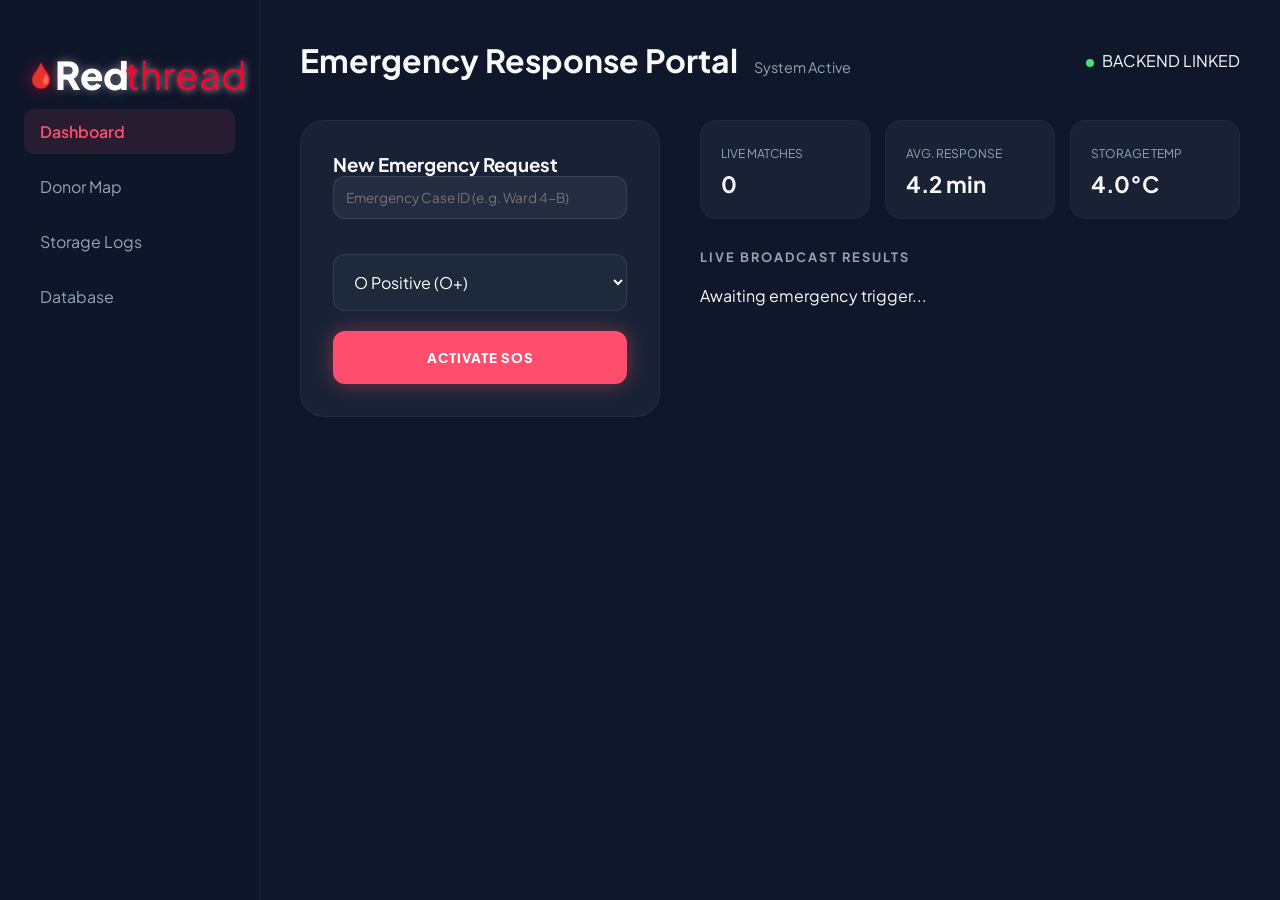
<file: web_app/index.html>
<!DOCTYPE html>
<html lang="en">
<head>
    <meta charset="UTF-8">
    <meta name="viewport" content="width=device-width, initial-scale=1.0">
    <title>RedThread | Hospital Command Center</title>
    <link rel="stylesheet" href="style.css">
    <link href="https://fonts.googleapis.com/css2?family=Plus+Jakarta+Sans:wght@400;600;800&display=swap" rel="stylesheet">
    <style>
        :root { --primary: #ff4d6d; --bg-dark: #0f172a; --card-bg: rgba(30, 41, 59, 0.7); }
        .pulse-dot { height: 8px; width: 8px; background: #4ade80; border-radius: 50%; display: inline-block; margin-right: 8px; animation: pulse-green 2s infinite; }
        @keyframes pulse-green { 0% { box-shadow: 0 0 0 0 rgba(74, 222, 128, 0.7); } 70% { box-shadow: 0 0 0 10px rgba(74, 222, 128, 0); } 100% { box-shadow: 0 0 0 0 rgba(74, 222, 128, 0); } }
        .patient-input { background: rgba(255,255,255,0.05); border: 1px solid rgba(255,255,255,0.1); color: white; padding: 12px; border-radius: 12px; width: 100%; margin-bottom: 15px; font-size: 0.85rem; outline: none; transition: 0.3s; }
        .patient-input:focus { border-color: var(--primary); background: rgba(255,255,255,0.1); }
        .donor-card { transition: 0.3s ease; border-left: 3px solid transparent; background: rgba(255,255,255,0.03); padding:15px; border-radius:12px; margin-bottom:10px; display:flex; justify-content:space-between; align-items:center; border: 1px solid rgba(255,255,255,0.05); }
        .donor-card:hover { transform: translateX(5px); border-left-color: var(--primary); background: rgba(255,255,255,0.08); }
        #status-terminal { margin-top: 40px; background: #070b14; border: 1px solid #1e293b; border-radius: 16px; font-family: 'Courier New', monospace; overflow: hidden; box-shadow: 0 10px 30px rgba(0,0,0,0.5); }
        .terminal-header { background: rgba(255, 255, 255, 0.03); padding: 12px 18px; border-bottom: 1px solid #1e293b; display: flex; justify-content: space-between; align-items: center; }
        #log-output { padding: 15px; height: 160px; overflow-y: auto; font-size: 0.8rem; line-height: 1.6; color: #94a3b8; }
        #log-output::-webkit-scrollbar { width: 4px; }
        #log-output::-webkit-scrollbar-thumb { background: #1e293b; border-radius: 10px; }
        .loader { border: 3px solid rgba(255,255,255,0.1); border-top: 3px solid var(--primary); border-radius: 50%; width: 24px; height: 24px; animation: spin 1s linear infinite; margin: 20px auto; }
        @keyframes spin { 0% { transform: rotate(0deg); } 100% { transform: rotate(360deg); } }
        .escalation-timer { color: #ffb703; font-size: 0.7rem; font-weight: bold; margin-top: 15px; display: block; letter-spacing: 0.5px; border-top: 1px solid rgba(255, 183, 3, 0.2); padding-top: 10px; }

        /* DATABASE SPECIFIC STYLING */
        .back-btn { background: rgba(255,255,255,0.1); color: white; border: 1px solid rgba(255,255,255,0.2); padding: 8px 16px; border-radius: 8px; cursor: pointer; float: right; transition: 0.3s; }
        .back-btn:hover { background: var(--primary); border-color: var(--primary); }
        #donorTable tr:hover { background: rgba(255,255,255,0.02); }
        .tag-rare { color: #f1c40f; background: rgba(241,196,15,0.1); padding: 4px 10px; border-radius: 6px; font-weight: 800; font-size: 0.75rem; }
    </style>
</head>
<body>
    <div class="sidebar">
        <div class="logo-container">
            <span class="blood-drop">🩸</span>
            <div class="logo-thread-wrap"><span class="text-red">Red</span><span class="text-thread">thread</span></div>
        </div>
        <div class="nav-item active" id="nav-dash" onclick="showDashboard()">Dashboard</div>
        <div class="nav-item" onclick="window.location.href='map_view.html'">Donor Map</div>
        <div class="nav-item" onclick="window.location.href='storage_logs.html'">Storage Logs</div>
        <div class="nav-item" id="nav-db" onclick="showDatabase()">Database</div>
    </div>

    <div class="main-content">
        <div id="dashboard-view">
            <header>
                <h1>Emergency Response Portal <span class="sub-header">System Active</span></h1>
                <div class="status-badge" id="system-status"><span class="pulse-dot"></span>BACKEND LINKED</div>
            </header>

            <div class="dashboard-grid">
                <div class="left-col">
                    <section class="request-panel glass-card">
                        <h3>New Emergency Request</h3>
                        <div class="input-group-vertical">
                            <input type="text" id="patientID" class="patient-input" placeholder="Emergency Case ID (e.g. Ward 4-B)">
                            <select id="bloodGroup">
                                <option value="O+">O Positive (O+)</option>
                                <option value="O-">O Negative (O-)</option>
                                <option value="A+">A Positive (A+)</option>
                                <option value="A-">A Negative (A-)</option>
                                <option value="B+">B Positive (B+)</option>
                                <option value="B-">B Negative (B-)</option>
                                <option value="AB+">AB Positive (AB+)</option>
                                <option value="AB-">AB Negative (AB-)</option>
                                <option value="H-Type (Bombay)">H-Type (Bombay)</option>
                            </select>
                            <button class="sos-btn-large" id="sos-btn" onclick="handleEmergencyActivation()">ACTIVATE SOS</button>
                            
                            <div id="status-terminal" style="display: none;">
                                <div class="terminal-header">
                                    <span style="color: var(--primary); font-size: 0.7rem; font-weight: bold; letter-spacing: 1px;">SYSTEM TRANSMISSION LOG</span>
                                    <span style="color: #4ade80; font-size: 0.65rem; font-weight: bold;">● ENCRYPTED</span>
                                </div>
                                <div id="log-output"></div>
                            </div>
                        </div>
                    </section>
                </div>

                <div class="right-col">
                    <div class="stats-grid">
                        <div class="stat-card"><span>Live Matches</span><h2 id="donorCount">0</h2></div>
                        <div class="stat-card"><span>Avg. Response</span><h2>4.2 min</h2></div>
                        <div class="stat-card"><span>Storage Temp</span><h2 id="tempDisplay">4.0°C</h2></div>
                    </div>

                    <section class="results-container glass-card">
                        <h3 class="section-label">Live Broadcast Results</h3>
                        <div id="results" class="results-list">
                            <p class="placeholder-text">Awaiting emergency trigger...</p>
                        </div>
                    </section>
                </div>
            </div>
        </div>

        <div id="database-view" style="display: none; animation: fadeIn 0.4s ease;">
            <header>
                <button class="back-btn" onclick="showDashboard()">← Back</button>
                <h1>Rare Donor Registry <span class="sub-header">Verified Federated Network</span></h1>
            </header>

            <section class="glass-card" style="margin-top: 20px;">
                <div style="display: flex; justify-content: space-between; align-items: center; margin-bottom: 25px;">
                    <h3 style="margin: 0;">Global Network Registry</h3>
                    <input type="text" id="dbSearch" onkeyup="filterDatabase()" placeholder="Search Name or Blood Group..." 
                           style="width: 280px; background: rgba(255,255,255,0.05); border: 1px solid var(--primary); color: white; padding: 10px 15px; border-radius: 10px; outline: none;">
                </div>

                <div style="max-height: 550px; overflow-y: auto; border-radius: 12px;">
                    <table id="donorTable" style="width: 100%; border-collapse: collapse; font-size: 0.85rem;">
                        <thead style="position: sticky; top: 0; background: #1e293b; z-index: 10;">
                            <tr>
                                <th style="text-align: left; padding: 15px; color: #94a3b8; border-bottom: 2px solid var(--primary);">NAME</th>
                                <th style="text-align: left; padding: 15px; color: #94a3b8; border-bottom: 2px solid var(--primary);">BLOOD TYPE</th>
                                <th style="text-align: left; padding: 15px; color: #94a3b8; border-bottom: 2px solid var(--primary);">SOURCE</th>
                                <th style="text-align: left; padding: 15px; color: #94a3b8; border-bottom: 2px solid var(--primary);">STATUS</th>
                            </tr>
                        </thead>
                        <tbody id="db-body">
                            </tbody>
                    </table>
                </div>
            </section>
        </div>
    </div>

    <script>
        // DATA LIST EMBEDDED DIRECTLY
        const GlobalRareNetwork = [
            { name: "Arun Kumar", blood_group: "H-Type (Bombay)", source_hospital: "Apollo Hospital", status: "Eligible" },
            { name: "Priya Sharma", blood_group: "AB-", source_hospital: "MIOT International", status: "Eligible" },
            { name: "Suresh Raina", blood_group: "H-Type (Bombay)", source_hospital: "Global Health City", status: "On-Call" },
            { name: "Vikram Seth", blood_group: "Rh-Null", source_hospital: "MMC Chennai", status: "Eligible" },
            { name: "Karthik Raja", blood_group: "AB-", source_hospital: "Saveetha Medical", status: "Eligible" },
            { name: "Meera Nair", blood_group: "H-Type (Bombay)", source_hospital: "Fortis Malar", status: "Eligible" },
            { name: "Deepika R", blood_group: "AB-", source_hospital: "SRMC Porur", status: "Eligible" }
        ];

        // NAVIGATION FUNCTIONS
        function showDatabase() {
            document.getElementById('dashboard-view').style.display = 'none';
            document.getElementById('database-view').style.display = 'block';
            document.getElementById('nav-dash').classList.remove('active');
            document.getElementById('nav-db').classList.add('active');

            const tbody = document.getElementById('db-body');
            tbody.innerHTML = GlobalRareNetwork.map(donor => `
                <tr style="border-bottom: 1px solid rgba(255,255,255,0.05);">
                    <td style="padding: 15px; font-weight: 600; color: white;">${donor.name}</td>
                    <td style="padding: 15px;"><span class="tag-rare">${donor.blood_group}</span></td>
                    <td style="padding: 15px; color: #94a3b8;">${donor.source_hospital}</td>
                    <td style="padding: 15px; color: ${donor.status === 'Eligible' ? '#4ade80' : '#f1c40f'}; font-weight: bold; font-size: 0.7rem;">● ${donor.status.toUpperCase()}</td>
                </tr>
            `).join('');
        }

        function showDashboard() {
            document.getElementById('database-view').style.display = 'none';
            document.getElementById('dashboard-view').style.display = 'block';
            document.getElementById('nav-db').classList.remove('active');
            document.getElementById('nav-dash').classList.add('active');
        }

        function filterDatabase() {
            let input = document.getElementById("dbSearch").value.toUpperCase();
            let rows = document.getElementById("db-body").getElementsByTagName("tr");
            for (let i = 0; i < rows.length; i++) {
                let text = rows[i].textContent || rows[i].innerText;
                rows[i].style.display = text.toUpperCase().indexOf(input) > -1 ? "" : "none";
            }
        }

        // SOS LOGIC (Existing)
        let phase1Donors = [];
        let phase2Donors = [];
        let phase3Donors = [];

        async function handleEmergencyActivation() {
            const bloodGroup = document.getElementById('bloodGroup').value;
            const terminal = document.getElementById('status-terminal');
            const logOutput = document.getElementById('log-output');
            const resultsDiv = document.getElementById('results');
            const btn = document.getElementById('sos-btn');

            terminal.style.display = 'block';
            logOutput.innerHTML = "";
            resultsDiv.innerHTML = "<div class='loader'></div>";
            btn.innerText = "BROADCASTING...";
            btn.disabled = true;

            const log = (msg, col = "#94a3b8") => {
                logOutput.innerHTML += `<div style="color: ${col}; margin-bottom: 4px;">> ${msg}</div>`;
                logOutput.scrollTop = logOutput.scrollHeight;
            };

            try {
                const response = await fetch('http://127.0.0.1:5000/request-blood', {
                    method: 'POST',
                    headers: { 'Content-Type': 'application/json' },
                    body: JSON.stringify({ lat: 13.0280, lon: 80.0440, blood_group: bloodGroup })
                });

                const data = await response.json();
                const allDonors = [...data.immediate_donors, ...data.escalation_donors];
                phase1Donors = allDonors.filter(d => d.distance_km <= 5);
                phase2Donors = allDonors.filter(d => d.distance_km > 5 && d.distance_km <= 10);
                phase3Donors = allDonors.filter(d => d.distance_km > 10 && d.distance_km <= 25);

                log(`ESTABLISHING AES-256 SECURE LINK...`, "#4ade80");
                
                setTimeout(() => {
                    document.getElementById('donorCount').innerText = phase1Donors.length;
                    log(`PHASE 1: Calling ${phase1Donors.length} donors within 5km radius.`, "#4ade80");
                    renderDonors(phase1Donors, `Phase 1: Immediate Matches (5km)`, "CALL + ALERT SENT");
                    startEscalationSequence(30, log, 2);
                }, 1500);

            } catch (err) {
                log("BACKEND OFFLINE", "#ff4d6d");
                btn.innerText = "ACTIVATE SOS";
                btn.disabled = false;
            }
        }

        function startEscalationSequence(seconds, logFn, phase) {
            const resultsDiv = document.getElementById('results');
            let timerContainer = document.getElementById('timer-msg');
            if (!timerContainer) {
                timerContainer = document.createElement('div');
                timerContainer.id = "timer-msg";
                resultsDiv.appendChild(timerContainer);
            }

            let timeLeft = seconds;
            const interval = setInterval(() => {
                const targetText = phase === 2 ? "10KM" : "25KM (SMS)";
                timerContainer.innerHTML = `<span class="escalation-timer">IF NO RESPONSE-ESCALATING TO ${targetText} IN: ${timeLeft}s</span>`;
                timeLeft--;

                if (timeLeft < 0) {
                    clearInterval(interval);
                    timerContainer.innerHTML = "";
                    if (phase === 2) {
                        logFn(`PHASE 2: Escalating to 10km radius.`, "#ffb703");
                        renderDonors(phase2Donors, `Phase 2: Escalated Matches (10km)`, "CALL + ALERT SENT", true);
                        updateCount(phase2Donors.length);
                        if (phase3Donors.length > 0) startEscalationSequence(30, logFn, 3);
                    } else {
                        logFn(`PHASE 3: SMS dispatch to 25km.`, "#38bdf8");
                        renderDonors(phase3Donors, `Phase 3: Extended Reach (25km)`, "SMS DISPATCHED", true);
                        updateCount(phase3Donors.length);
                    }
                }
            }, 1000);
        }

        function updateCount(num) {
            let cur = parseInt(document.getElementById('donorCount').innerText);
            document.getElementById('donorCount').innerText = cur + num;
        }

        function renderDonors(list, title, statusText, append = false) {
            const resultsDiv = document.getElementById('results');
            let html = `<h4 style="color:var(--primary); font-size:0.7rem; margin:20px 0 10px 0; text-transform:uppercase;">${title}</h4>`;
            list.forEach(d => {
                html += `
                <div class="donor-card">
                    <div><strong style="color:white; font-size:0.9rem;">${d.name}</strong><br><span style="font-size:0.75rem; color:#94a3b8;">📍 ${d.distance_km} km</span></div>
                    <div style="text-align:right;"><span style="color:#4ade80; font-weight:bold; font-size:0.6rem;">${statusText}</span></div>
                </div>`;
            });
            if (append) resultsDiv.innerHTML += html;
            else resultsDiv.innerHTML = html;
        }
    </script>
</body>
</html>
</file>
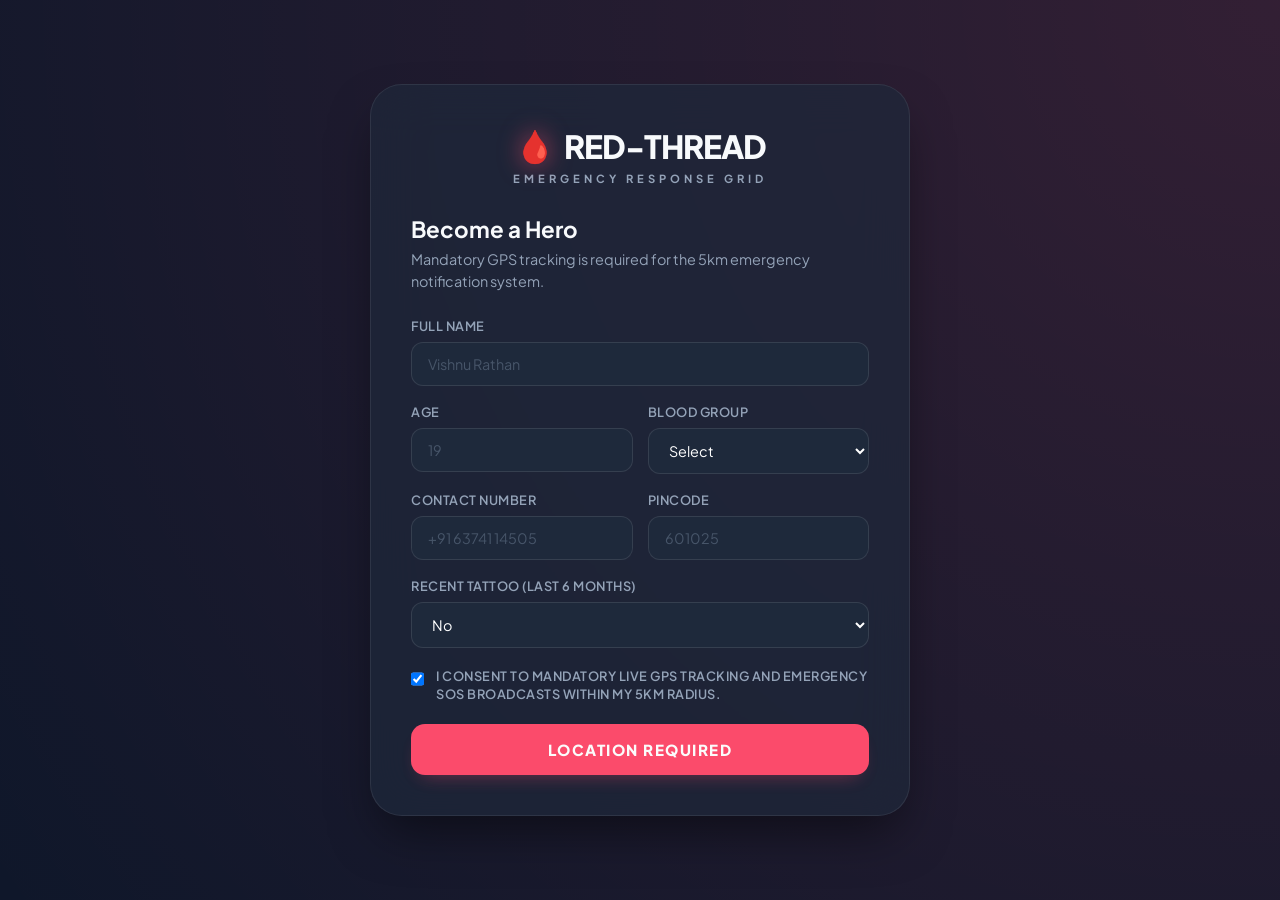
<file: web_app/dashboard.html>
<!DOCTYPE html>
<html lang="en">
<head>
    <meta charset="UTF-8">
    <meta name="viewport" content="width=device-width, initial-scale=1.0">
    <title>RedThread | Donor Dashboard</title>
    <link href="https://fonts.googleapis.com/css2?family=League+Script&family=Plus+Jakarta+Sans:wght@400;600;800&display=swap" rel="stylesheet">
    
    <style>
        :root {
            --primary: #ff4d6d;
            --primary-hover: #ff758f;
            --bg-dark: #0f172a;
            --card-bg: rgba(30, 41, 59, 0.7);
            --text-main: #f8fafc;
            --text-muted: #94a3b8;
        }

        * { box-sizing: border-box; margin: 0; padding: 0; font-family: 'Plus Jakarta Sans', sans-serif; }
        body { background-color: var(--bg-dark); color: var(--text-main); overflow: hidden; }

        .dashboard-grid {
            display: grid;
            grid-template-columns: 320px 1fr;
            gap: 30px;
            padding: 30px;
            height: 100vh;
        }

        /* --- Sidebar & Profile --- */
        .profile-sidebar {
            background: var(--card-bg);
            border-radius: 32px;
            padding: 30px;
            border: 1px solid rgba(255,255,255,0.08);
            backdrop-filter: blur(15px);
            text-align: center;
            display: flex;
            flex-direction: column;
        }

        .avatar-circle {
            width: 100px; height: 100px;
            background: linear-gradient(45deg, var(--primary), var(--primary-hover));
            border-radius: 50%;
            margin: 0 auto 20px;
            display: flex; align-items: center; justify-content: center;
            font-size: 2rem; font-weight: bold; color: white;
            box-shadow: 0 10px 20px rgba(255, 77, 109, 0.3);
        }

        .info-pill {
            background: #1e293b;
            padding: 12px 20px;
            border-radius: 16px;
            margin: 8px 0;
            font-size: 0.85rem;
            display: flex;
            justify-content: space-between;
            border: 1px solid rgba(255,255,255,0.05);
        }

        /* --- Nav Items --- */
        .nav-item {
            margin-top: 15px;
            padding: 12px;
            background: rgba(255,255,255,0.03);
            border-radius: 12px;
            cursor: pointer;
            transition: 0.3s;
            border: 1px solid rgba(255,255,255,0.05);
            font-size: 0.9rem;
            font-weight: 600;
        }
        .nav-item:hover { background: rgba(255,255,255,0.1); }

        /* --- Rewards Card --- */
        .rewards-card {
            background: linear-gradient(135deg, #f1c40f, #f39c12);
            padding: 20px;
            border-radius: 20px;
            margin-top: 20px;
            color: #1e293b;
            text-align: left;
        }

        .progress-bar {
            background: rgba(255,255,255,0.4);
            height: 8px;
            border-radius: 4px;
            margin-top: 10px;
            overflow: hidden;
        }

        .progress-fill { background: #fff; width: 65%; height: 100%; border-radius: 4px; }

        /* --- Notifications & Call --- */
        #notification-stack { position: fixed; top: 20px; right: 20px; z-index: 10001; display: flex; flex-direction: column; gap: 12px; width: 340px; }
        .mobile-toast { background: rgba(15, 23, 42, 0.98); border-left: 5px solid var(--primary); padding: 18px; border-radius: 14px; box-shadow: 0 15px 40px rgba(0,0,0,0.6); animation: slideIn 0.6s ease-out; display: flex; gap: 14px; }
        @keyframes slideIn { from { transform: translateX(130%); } to { transform: translateX(0); } }

        #incoming-call { display: none; position: fixed; top: 50%; left: 50%; transform: translate(-50%, -50%); background: #0f172a; border: 2px solid var(--primary); padding: 50px; border-radius: 36px; text-align: center; z-index: 10002; box-shadow: 0 0 120px rgba(255, 77, 109, 0.5); width: 380px; }
        .vibrate { animation: vibrateAnim 0.3s infinite; display: inline-block; font-size: 4rem; }
        @keyframes vibrateAnim { 0%, 100% { transform: rotate(0); } 25% { transform: rotate(8deg); } 75% { transform: rotate(-8deg); } }

        /* --- Emergency UI --- */
        .emergency-banner {
            background: rgba(255, 77, 109, 0.08);
            border: 2px dashed var(--primary);
            border-radius: 32px;
            padding: 60px;
            text-align: center;
            display: none;
            animation: pulseBanner 2s infinite;
        }
        @keyframes pulseBanner { 0% { box-shadow: 0 0 0px rgba(255,77,109,0); } 50% { box-shadow: 0 0 30px rgba(255,77,109,0.2); } 100% { box-shadow: 0 0 0px rgba(255,77,109,0); } }

        .logo-main { display: flex; align-items: center; justify-content: center; gap: 8px; margin-bottom: 30px;}
        .thread-text { font-family: 'League Script', cursive; font-size: 2.3rem; }

        .live-dot { height: 10px; width: 10px; background-color: #4ade80; border-radius: 50%; display: inline-block; margin-right: 5px; box-shadow: 0 0 8px #4ade80; }

        /* --- Safety Modal Styling --- */
        .safety-overlay {
            display: none; position: fixed; top: 0; left: 0; width: 100%; height: 100%; 
            background: rgba(0,0,0,0.85); backdrop-filter: blur(10px); z-index: 20000; 
            align-items: center; justify-content: center;
        }
        .safety-card {
            background: #1e293b; border: 1px solid rgba(255, 77, 109, 0.4); 
            padding: 40px; border-radius: 32px; max-width: 400px; text-align: center;
        }
    </style>
</head>
<body>

    <div id="safetyModal" class="safety-overlay">
        <div class="safety-card">
            <div style="font-size: 3rem; margin-bottom: 20px;">⚠️</div>
            <h2 style="color: white; margin-bottom: 15px; font-weight: 800;">Safety Verification</h2>
            <p style="color: #94a3b8; line-height: 1.6; margin-bottom: 25px;">
                To ensure blood quality and donor safety: <br>
                <strong>Have you consumed alcohol within the last 24 hours?</strong>
            </p>
            <div style="display: flex; gap: 15px; flex-direction: column;">
                <button onclick="confirmAlcohol(false)" style="background: #22c55e; color: white; border: none; padding: 16px; border-radius: 14px; font-weight: 800; cursor: pointer;">NO, I AM SOBER</button>
                <button onclick="confirmAlcohol(true)" style="background: rgba(255,255,255,0.05); color: #94a3b8; border: 1px solid rgba(255,255,255,0.1); padding: 12px; border-radius: 14px; cursor: pointer;">YES, I HAVE DRUNK</button>
            </div>
        </div>
    </div>

    <div id="notification-stack"></div>
    
    <div id="incoming-call">
        <div class="vibrate">📞</div>
        <h2 style="color: white; margin: 20px 0 10px; font-weight: 800;">REDTHREAD DISPATCH</h2>
        <p style="color: var(--text-muted); margin-bottom: 30px;">Emergency SOS Audio Alert...</p>
        <button onclick="answerCall()" style="background:#22c55e; color:white; border:none; padding:18px; width:100%; border-radius:14px; font-weight:800; cursor:pointer;">ANSWER CALL</button>
    </div>

    <div class="dashboard-grid">
        <aside class="profile-sidebar">
            <div class="logo-main">
                <span style="font-size: 1.6rem;">🩸</span>
                <div class="thread-text"><span style="color: white;">Red</span><span style="color: var(--primary); margin-left: -5px;">thread</span></div>
            </div>

            <div class="avatar-circle" id="initials">--</div>
            <h2 id="userName" style="color: white; font-weight: 800; margin-bottom: 5px;">Hero</h2>
            <p id="userLocation" style="color: var(--text-muted); font-size: 0.8rem; margin-bottom: 20px;">Tracking GPS...</p>
            
            <div class="info-pill"><span>Blood Group</span><strong id="userBG" style="color: var(--primary);">--</strong></div>
            <div class="info-pill"><span>Grid Status</span><strong><span class="live-dot"></span>Online</strong></div>
            
            <div class="rewards-card">
                <p style="font-size: 0.7rem; font-weight: 800; text-transform: uppercase; opacity: 0.8;">Hero Points</p>
                <h2 id="userPoints">300</h2>
                <div class="progress-bar"><div class="progress-fill"></div></div>
                <p style="font-size: 0.65rem; margin-top: 8px; font-weight: 600;">350 pts to Gold Voucher</p>
            </div>

            <div class="nav-item" onclick="window.location.href='rewards.html'">🎁 My Rewards</div>
            
            <button onclick="logout()" style="margin-top:auto; width:100%; background:transparent; color:#475569; border:1px solid #334155; padding:12px; border-radius:10px; cursor:pointer; font-weight:600;">Logout</button>
        </aside>

        <main class="main-activity">
            <h1 style="color: white; font-weight: 800; margin-bottom: 10px; font-size: 2.2rem;">Network Presence</h1>
            <p style="color: var(--text-muted); margin-bottom: 40px;">Your emergency grid is active and synchronized.</p>

            <div id="emergencyAlert" class="emergency-banner">
                <h1 style="color: var(--primary); margin-bottom: 15px; font-size: 2.5rem;">🚨 CRITICAL SOS</h1>
                <p style="color: white; font-size: 1.2rem; margin-bottom: 30px;">
                    An urgent match is needed at <strong>Saveetha Medical Centre</strong>.
                </p>
                <div style="display: flex; gap: 20px; justify-content: center;">
                    <button onclick="acceptRequest()" style="background:var(--primary); color:white; border:none; padding:18px 40px; border-radius:14px; font-weight:800; cursor:pointer;">ACCEPT MISSION</button>
                    <button onclick="ignoreRequest()" style="background:transparent; color:white; border:1px solid rgba(255,255,255,0.3); padding:18px 40px; border-radius:14px; cursor:pointer;">IGNORE</button>
                </div>
            </div>

            <div id="noAlert" style="text-align: center; padding-top: 100px; color: #475569;">
                <div style="font-size: 4rem; margin-bottom: 20px; opacity: 0.3;">🛡️</div>
                <p style="font-size: 1.1rem;">Scanning local grid for emergencies...<br>No requests in your radius.</p>
            </div>
        </main>
    </div>
    

    <script>
        window.onload = function() {
            const data = JSON.parse(localStorage.getItem('currentUser'));
            if (!data) { window.location.href = 'donor_login.html'; return; }

            document.getElementById('userName').innerText = data.name;
            document.getElementById('userBG').innerText = data.blood_group;
            document.getElementById('userPoints').innerText = data.points || 650;
            
            const parts = data.name.trim().split(' ');
            document.getElementById('initials').innerText = parts.length > 1 ? (parts[0][0] + parts[parts.length-1][0]).toUpperCase() : parts[0][0].toUpperCase();

            startGPSHeartbeat(data.name);

            setTimeout(() => showToast("💬", "Messages", "REDTHREAD SOS: Critical O+ shortage at Saveetha Medical Centre. Reply 1 to Accept."), 5000);
            setTimeout(() => showToast("🟢", "WhatsApp", "🩸 RedThread Bot: You are identified as the nearest match (0.8km). Requesting immediate support."), 12000);
            setTimeout(() => { document.getElementById('incoming-call').style.display = 'block'; }, 16000);
        };

        function startGPSHeartbeat(userName) {
            if (navigator.geolocation) {
                setInterval(() => {
                    navigator.geolocation.getCurrentPosition((pos) => {
                        document.getElementById('userLocation').innerText = `📍 Live: ${pos.coords.latitude.toFixed(4)}, ${pos.coords.longitude.toFixed(4)}`;
                    });
                }, 30000);
            }
        }

        function showToast(icon, title, msg) {
            const stack = document.getElementById('notification-stack');
            const t = document.createElement('div');
            t.className = 'mobile-toast';
            t.innerHTML = `<div style="font-size:1.5rem;">${icon}</div><div><h4 style="font-size:0.9rem;">${title}</h4><p style="font-size:0.75rem; color:var(--text-muted)">${msg}</p></div>`;
            stack.appendChild(t);
            setTimeout(() => t.remove(), 7000);
        }

        function answerCall() {
            document.getElementById('incoming-call').style.display = 'none';
            document.getElementById('noAlert').style.display = 'none';
            document.getElementById('emergencyAlert').style.display = 'block';
        }

        // Logic Update: Show Safety Modal first
        function acceptRequest() {
            document.getElementById('safetyModal').style.display = 'flex';
        }

        // Safety Modal Handler
        function confirmAlcohol(hasDrunk) {
            const modal = document.getElementById('safetyModal');
            if (hasDrunk) {
                modal.style.display = 'none';
                alert("❌ Safety Protocol: Sorry, you cannot donate blood within 24 hours of consuming alcohol. Your mission has been cancelled.");
                ignoreRequest(); 
            } else {
                modal.style.display = 'none';
                alert("✅ Verification Successful! Sharing your live location with the Hospital dashboard.");
                window.location.href = 'map.html'; 
            }
        }

        function ignoreRequest() {
            document.getElementById('emergencyAlert').style.display = 'none';
            document.getElementById('noAlert').style.display = 'block';
        }

        function logout() {
            localStorage.removeItem('currentUser');
            window.location.href = 'donor_login.html';
        }
    </script>
</body>
</html>
</file>
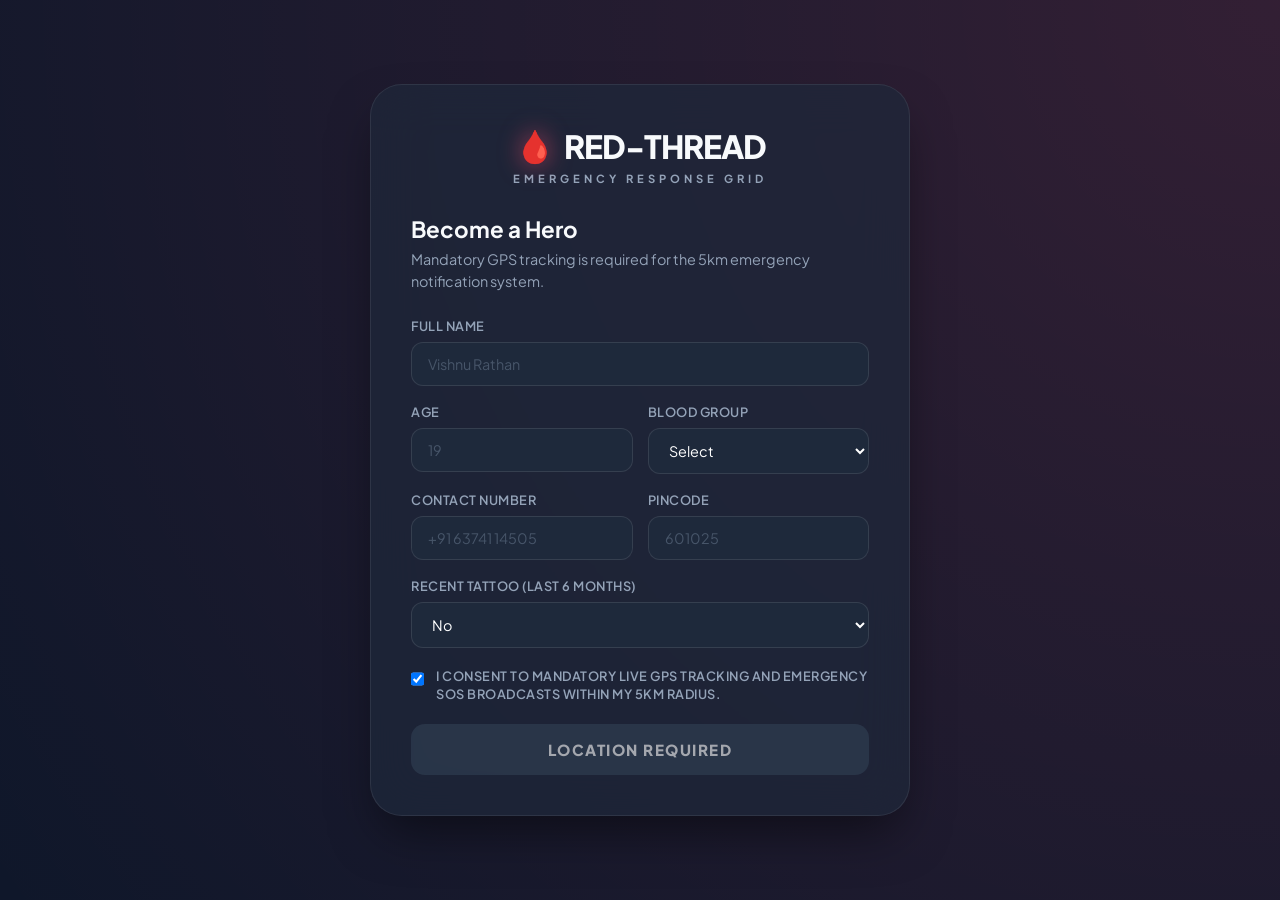
<file: web_app/donor_login.html>
<!DOCTYPE html>
<html lang="en">
<head>
    <meta charset="UTF-8">
    <meta name="viewport" content="width=device-width, initial-scale=1.0">
    <title>RedThread | Donor Registration</title>
    <link href="https://fonts.googleapis.com/css2?family=Plus+Jakarta+Sans:wght@400;600;800&display=swap" rel="stylesheet">
    <style>
        :root {
            --primary: #ff4d6d;
            --primary-hover: #ff758f;
            --bg-dark: #0f172a;
            --card-bg: rgba(30, 41, 59, 0.7);
            --text-main: #f8fafc;
            --text-muted: #94a3b8;
            --input-bg: #1e293b;
            --success: #10b981;
        }

        * { box-sizing: border-box; margin: 0; padding: 0; font-family: 'Plus Jakarta Sans', sans-serif; }

        body {
            background-color: var(--bg-dark);
            background-image: radial-gradient(circle at top right, rgba(255, 77, 109, 0.15), transparent),
                              radial-gradient(circle at bottom left, rgba(15, 23, 42, 1), transparent);
            color: var(--text-main);
            display: flex;
            justify-content: center;
            align-items: center;
            min-height: 100vh;
            padding: 40px 20px;
        }

        .login-container {
            width: 100%;
            max-width: 540px;
            padding: 40px;
            background: var(--card-bg);
            border-radius: 32px;
            border: 1px solid rgba(255, 255, 255, 0.08);
            backdrop-filter: blur(24px);
            box-shadow: 0 25px 50px -12px rgba(0, 0, 0, 0.5);
        }

        .brand-header { text-align: center; margin-bottom: 30px; }
        .logo-text { font-weight: 800; font-size: 2rem; letter-spacing: -1px; display: flex; justify-content: center; align-items: center; gap: 10px; text-transform: uppercase; }
        .blood-drop { filter: drop-shadow(0 0 12px rgba(255, 77, 109, 0.6)); }
        .tagline { color: var(--text-muted); font-size: 0.7rem; letter-spacing: 4px; text-transform: uppercase; margin-top: 5px; font-weight: 700; }

        h2 { font-size: 1.4rem; font-weight: 700; margin-bottom: 6px; }
        .sub-desc { color: var(--text-muted); margin-bottom: 25px; font-size: 0.9rem; line-height: 1.5; }

        .form-group { margin-bottom: 18px; }
        label { display: block; color: var(--text-muted); margin-bottom: 8px; font-size: 0.8rem; font-weight: 600; text-transform: uppercase; letter-spacing: 0.5px;}

        input, select, textarea {
            width: 100%;
            padding: 12px 16px;
            background: var(--input-bg);
            border: 1px solid rgba(255, 255, 255, 0.1);
            border-radius: 12px;
            color: white;
            font-size: 0.9rem;
            transition: all 0.2s ease;
        }

        input:focus, select:focus, textarea:focus {
            border-color: var(--primary);
            background: rgba(30, 41, 59, 1);
            outline: none;
            box-shadow: 0 0 0 4px rgba(255, 77, 109, 0.1);
        }

        .form-grid { display: grid; grid-template-columns: 1fr 1fr; gap: 15px; }

        .checkbox-group { 
            display: flex; align-items: flex-start; gap: 12px; 
            color: var(--text-muted); font-size: 0.8rem; 
            margin: 20px 0; cursor: pointer; line-height: 1.4;
        }

        .checkbox-group input { width: 18px; height: 18px; margin-top: 2px; }

        .error-msg { color: var(--primary); font-size: 0.75rem; margin-top: 6px; display: none; font-weight: 600; }
        .gps-status { font-size: 0.75rem; margin-bottom: 15px; color: var(--success); display: none; font-weight: 600; }

        .btn-register {
            width: 100%; padding: 16px; background: var(--primary);
            color: white; border: none; border-radius: 14px;
            font-size: 0.95rem; font-weight: 800; text-transform: uppercase;
            letter-spacing: 1.5px; cursor: pointer;
            transition: all 0.3s cubic-bezier(0.4, 0, 0.2, 1);
            box-shadow: 0 10px 20px -10px rgba(255, 77, 109, 0.4);
        }

        .btn-register:hover:not(:disabled) { background: var(--primary-hover); transform: translateY(-2px); }
        .btn-register:disabled { background: #334155; cursor: not-allowed; box-shadow: none; opacity: 0.6; }

        ::placeholder { color: #475569; }
    </style>
</head>
<body>

    <div class="login-container">
        <div class="brand-header">
            <h1 class="logo-text"><span class="blood-drop">🩸</span> RED-THREAD</h1>
            <p class="tagline">Emergency Response Grid</p>
        </div>

        <h2>Become a Hero</h2>
        <p class="sub-desc">Mandatory GPS tracking is required for the 5km emergency notification system.</p>

        <p id="gpsMessage" class="gps-status">✅ Live GPS Connection Established</p>

        <form id="donorForm">
            <div class="form-group">
                <label>Full Name</label>
                <input type="text" id="name" required placeholder="Vishnu Rathan">
            </div>

            <div class="form-grid">
                <div class="form-group">
                    <label>Age</label>
                    <input type="number" id="age" required min="18" max="65" placeholder="19">
                </div>
                <div class="form-group">
                    <label>Blood Group</label>
                    <select id="bloodGroup" required>
                        <option value="">Select</option>
                        <option value="O+">O+</option>
                        <option value="O-">O-</option>
                        <option value="A+">A+</option>
                        <option value="A-">A-</option>
                        <option value="B+">B+</option>
                        <option value="B-">B-</option>
                        <option value="AB+">AB+</option>
                        <option value="AB-">AB-</option>
                    </select>
                </div>
            </div>

            <div class="form-grid">
                <div class="form-group">
                    <label>Contact Number</label>
                    <input type="tel" id="phone" required placeholder="+91 63741 14505">
                </div>
                <div class="form-group">
                    <label>Pincode</label>
                    <input type="text" id="pincode" required placeholder="601025">
                </div>
            </div>

            <div class="form-group">
                <label>Recent Tattoo (Last 6 Months)</label>
                <select id="tattooStatus" onchange="checkEligibility()">
                    <option value="no">No</option>
                    <option value="yes">Yes</option>
                </select>
                <p id="tattooError" class="error-msg">⚠️ Safety Alert: Ineligible for 6 months after a tattoo.</p>
            </div>

            <label class="checkbox-group">
                <input type="checkbox" id="terms" required checked>
                <span>I consent to mandatory Live GPS tracking and emergency SOS broadcasts within my 5km radius.</span>
            </label>

            <input type="hidden" id="lat">
            <input type="hidden" id="lng">

            <button type="submit" id="regBtn" class="btn-register">Initialize Profile</button>
        </form>
    </div>

    <script>
        // Start GPS request immediately on load
        window.onload = function() {
            requestGPS();
        };

        function requestGPS() {
            if (navigator.geolocation) {
                navigator.geolocation.getCurrentPosition(
                    (pos) => {
                        document.getElementById('lat').value = pos.coords.latitude;
                        document.getElementById('lng').value = pos.coords.longitude;
                        document.getElementById('gpsMessage').style.display = 'block';
                        console.log("GPS Lock: " + pos.coords.latitude + ", " + pos.coords.longitude);
                    },
                    (err) => {
                        alert("MANDATORY: RedThread requires GPS to save lives. Please enable location to register.");
                        document.getElementById('regBtn').disabled = true;
                        document.getElementById('regBtn').innerText = "Location Required";
                    },
                    { enableHighAccuracy: true }
                );
            }
        }

        function checkEligibility() {
            const status = document.getElementById('tattooStatus').value;
            const error = document.getElementById('tattooError');
            const regBtn = document.getElementById('regBtn');
            
            if(status === 'yes') {
                error.style.display = 'block';
                regBtn.disabled = true;
                regBtn.innerText = "Ineligible to Register";
            } else {
                error.style.display = 'none';
                regBtn.disabled = false;
                regBtn.innerText = "Initialize Profile";
            }
        }

        document.getElementById('donorForm').onsubmit = async function(e) {
            e.preventDefault();
            const regBtn = document.getElementById('regBtn');
            regBtn.innerText = "Establishing Red-Thread...";
            regBtn.style.background = "#10b981"; // Success Green

            const donorData = {
                name: document.getElementById('name').value,
                age: document.getElementById('age').value,
                blood_group: document.getElementById('bloodGroup').value,
                phone: document.getElementById('phone').value,
                pincode: document.getElementById('pincode').value,
                lat: document.getElementById('lat').value,
                lng: document.getElementById('lng').value,
                points: 0,
                last_donation: null,
                is_on_mission: 0
            };

            // Simulate AI Sync
            setTimeout(() => {
                localStorage.setItem('currentUser', JSON.stringify(donorData));
                alert("Profile Active! You are now part of the emergency response grid.");
                window.location.href = 'dashboard.html';
            }, 1500);
        };
    </script>
</body>
</html>
</file>
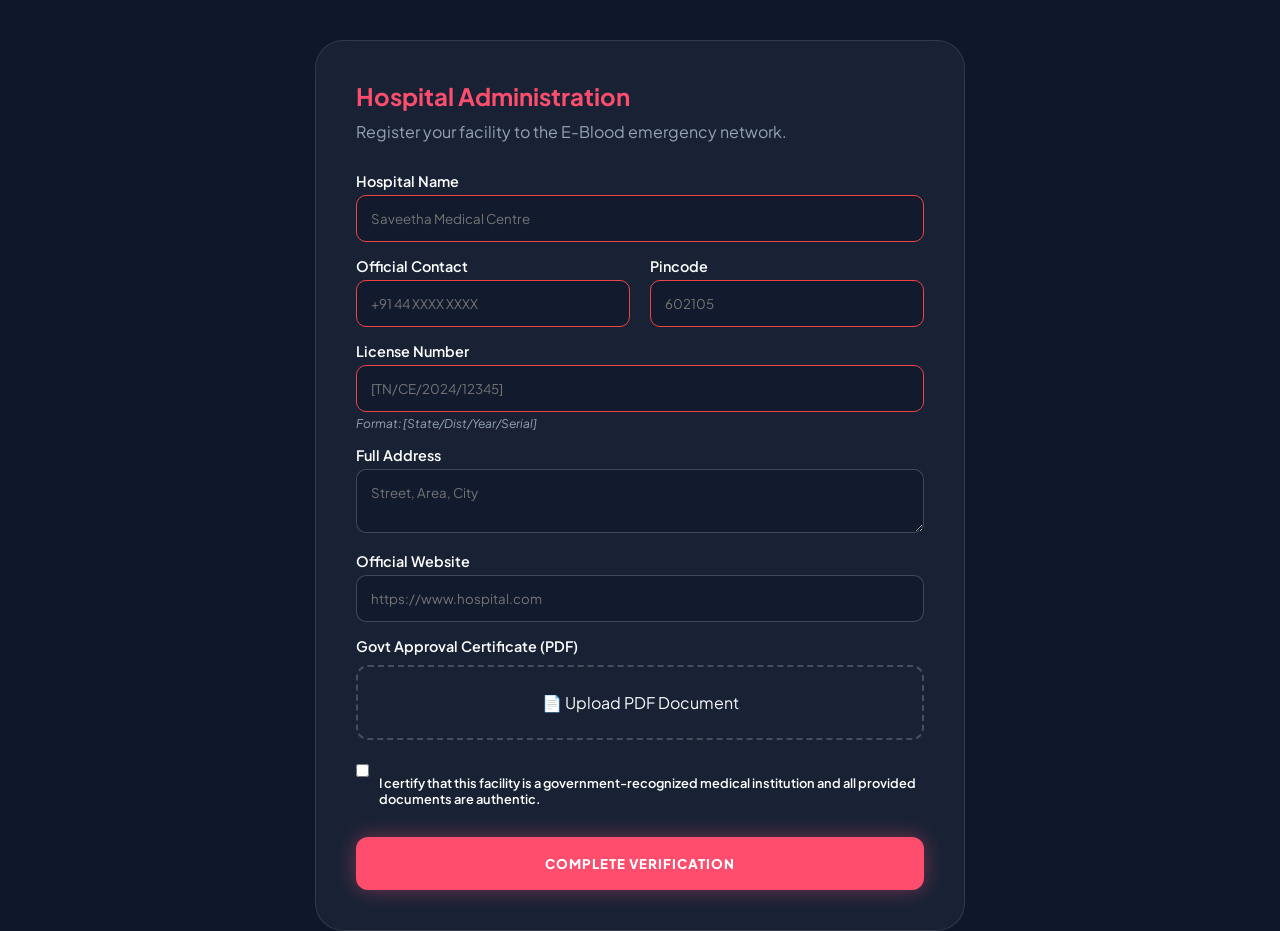
<file: web_app/hospital_reg.html>
<!DOCTYPE html>
<html lang="en">
<head>
    <meta charset="UTF-8">
    <title>Hospital Onboarding | red-thread Admin</title>
    <link rel="stylesheet" href="style.css">
    <style>
        .admin-container {
            max-width: 650px;
            margin: 40px auto;
            padding: 40px;
            background: rgba(15, 23, 42, 0.9);
            border-radius: 28px;
            border: 1px solid rgba(255, 255, 255, 0.1);
            backdrop-filter: blur(20px);
        }
        .form-grid { display: grid; grid-template-columns: 1fr 1fr; gap: 20px; }
        .file-input-wrapper {
            border: 2px dashed rgba(255, 255, 255, 0.2);
            padding: 20px;
            text-align: center;
            border-radius: 12px;
            margin-top: 10px;
            cursor: pointer;
            transition: 0.3s;
        }
        .file-input-wrapper:hover { border-color: #ff4d6d; background: rgba(255, 77, 109, 0.05); }
        .helper-text { font-size: 0.75rem; color: #64748b; margin-top: 4px; }
        input:invalid { border-color: #ef4444; }
    </style>
</head>
<body class="registration-body">
    <div class="admin-container">
        <h2 style="color: #ff4d6d; margin-bottom: 10px;">Hospital Administration</h2>
        <p style="color: #94a3b8; margin-bottom: 30px;">Register your facility to the E-Blood emergency network.</p>

        <form id="hospitalForm">
            <div class="form-group">
                <label>Hospital Name</label>
                <input type="text" id="hName" required placeholder="Saveetha Medical Centre">
            </div>

            <div class="form-grid">
                <div class="form-group">
                    <label>Official Contact</label>
                    <input type="tel" id="hPhone" required placeholder="+91 44 XXXX XXXX">
                </div>
                <div class="form-group">
                    <label>Pincode</label>
                    <input type="text" id="hPincode" required placeholder="602105">
                </div>
            </div>

            <div class="form-group">
                <label>License Number</label>
                <input type="text" id="hLicense" required 
                       pattern="\[[A-Z]{2}/[A-Z]{2}/\d{4}/\d{5}\]" 
                       placeholder="[TN/CE/2024/12345]">
                <p class="helper-text">Format: [State/Dist/Year/Serial]</p>
            </div>

            <div class="form-group">
                <label>Full Address</label>
                <textarea id="hAddress" rows="2" placeholder="Street, Area, City"></textarea>
            </div>

            <div class="form-group">
                <label>Official Website</label>
                <input type="url" id="hWebsite" placeholder="https://www.hospital.com">
            </div>

            <div class="form-group">
                <label>Govt Approval Certificate (PDF)</label>
                <div class="file-input-wrapper" onclick="document.getElementById('hCert').click()">
                    <span id="fileLabel">📄 Upload PDF Document</span>
                    <input type="file" id="hCert" accept=".pdf" hidden onchange="updateFileName(this)">
                </div>
            </div>

            <div class="checkbox-group" style="display: flex; align-items: flex-start; gap: 10px; margin-top: 20px;">
                <input type="checkbox" id="hTerms" required style="width: auto; margin-top: 4px;">
                <label style="font-size: 0.8rem; color: #94a3b8;">
                    I certify that this facility is a government-recognized medical institution and all provided documents are authentic.
                </label>
            </div>

            <button type="submit" class="sos-btn-large" style="width: 100%; margin-top: 30px;">COMPLETE VERIFICATION</button>
        </form>
    </div>
    

    <script>
        function updateFileName(input) {
            const label = document.getElementById('fileLabel');
            label.innerText = input.files[0] ? `Selected: ${input.files[0].name}` : "📄 Upload PDF Document";
        }

        document.getElementById('hospitalForm').onsubmit = function(e) {
            e.preventDefault();
            
            // Collect Data
            const hospitalData = {
                name: document.getElementById('hName').value,
                license: document.getElementById('hLicense').value,
                pincode: document.getElementById('hPincode').value
            };

            // Save for the Hospital Dashboard session
            localStorage.setItem('hospitalSession', JSON.stringify(hospitalData));

            // Redirect to the Hospital Dashboard (index.html)
            alert("Hospital Verified Successfully!");
            window.location.href = 'index.html';
        };
    </script>
</body>
</html>
</file>
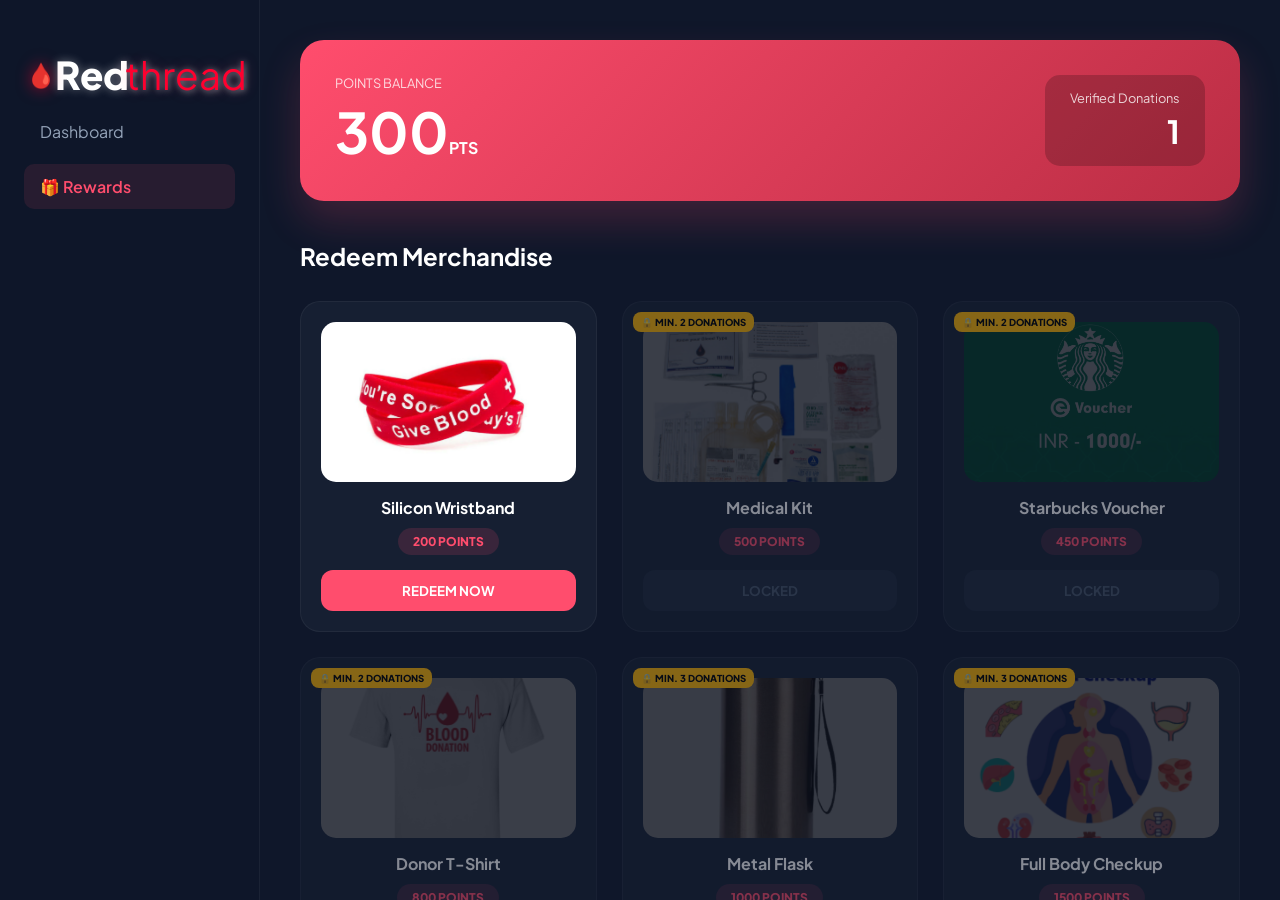
<file: web_app/rewards.html>
<!DOCTYPE html>
<html lang="en">
<head>
    <meta charset="UTF-8">
    <meta name="viewport" content="width=device-width, initial-scale=1.0">
    <title>RedThread | Rewards Store</title>
    <link rel="stylesheet" href="style.css">
    <link href="https://fonts.googleapis.com/css2?family=Plus+Jakarta+Sans:wght@400;600;800&display=swap" rel="stylesheet">
    <style>
        :root { --primary: #ff4d6d; --bg-dark: #0f172a; }
        body { font-family: 'Plus Jakarta Sans', sans-serif; background: var(--bg-dark); color: white; margin: 0; display: flex; }
        
        .points-banner {
            background: linear-gradient(135deg, #ff4d6d 0%, #ba2d44 100%);
            padding: 35px; border-radius: 24px; color: white;
            display: flex; justify-content: space-between; align-items: center;
            margin-bottom: 40px; box-shadow: 0 20px 40px rgba(255, 77, 109, 0.2);
        }

        .rewards-grid {
            display: grid;
            grid-template-columns: repeat(auto-fill, minmax(240px, 1fr));
            gap: 25px; padding-bottom: 50px;
        }

        .reward-card {
            background: rgba(30, 41, 59, 0.5);
            border: 1px solid rgba(255, 255, 255, 0.05);
            border-radius: 20px; padding: 20px;
            text-align: center; transition: all 0.3s ease;
            position: relative;
        }

        /* Image Styling */
        .reward-img {
            width: 100%; height: 160px; object-fit: cover;
            border-radius: 15px; margin-bottom: 15px; display: block;
        }

        .reward-card.locked { opacity: 0.5; }
        .reward-card.locked .reward-img { filter: grayscale(0) brightness(0.4); }

        .price-tag {
            background: rgba(255, 77, 109, 0.15); color: #ff4d6d;
            padding: 6px 15px; border-radius: 30px;
            font-size: 0.75rem; font-weight: 800; display: inline-block;
        }

        .redeem-btn {
            background: #1e293b; color: #475569;
            border: none; padding: 12px; border-radius: 12px;
            width: 100%; margin-top: 15px; font-weight: 700;
            transition: 0.3s; cursor: pointer;
        }

        .reward-card.eligible .redeem-btn { background: var(--primary); color: white; }

        .lock-badge {
            position: absolute; top: 10px; left: 10px; z-index: 2;
            background: #ffb703; color: #000; padding: 4px 8px;
            border-radius: 8px; font-size: 0.6rem; font-weight: 800;
        }
    </style>
</head>
<body>
    <div class="sidebar">
        <div class="logo-container">
            <span class="blood-drop">🩸</span>
            <div class="logo-thread-wrap"><span class="text-red">Red</span><span class="text-thread">thread</span></div>
        </div>
        <div class="nav-item" onclick="window.location.href='dashboard.html'">Dashboard</div>
        <div class="nav-item active">🎁 Rewards</div>
    </div>

    <div class="main-content" style="flex: 1; padding: 40px;">
        <div class="points-banner">
            <div>
                <p style="opacity: 0.8; font-size: 0.8rem; text-transform: uppercase;">Points Balance</p>
                <h1 id="userPoints" style="margin: 5px 0 0 0; font-size: 3.5rem;">300<small style="font-size: 1rem;">PTS</small></h1>
            </div>
            <div style="text-align: right; background: rgba(0,0,0,0.2); padding: 15px 25px; border-radius: 15px;">
                <p style="opacity: 0.8; font-size: 0.8rem; margin: 0;">Verified Donations</p>
                <h2 id="donationCount" style="margin: 5px 0 0 0; font-size: 2rem;">1</h2>
            </div>
        </div>

        <h2 style="margin-bottom: 30px;">Redeem Merchandise</h2>
        <div class="rewards-grid" id="rewardGrid"></div>
    </div>

    <script>
        let points = 1250; 
        let userDonations = 1; 

        // UPDATED ARRAY WITH YOUR EXACT FILENAMES
        const rewards = [
            { id: 1, name: "Silicon Wristband", pts: 200, minDon: 1, file: "reward-1.jpg.png" },
            { id: 2, name: "Medical Kit", pts: 500, minDon: 2, file: "reward-2.jpg.png" },
            { id: 3, name: "Starbucks Voucher", pts: 450, minDon: 2, file: "reward-3.jpg.png" },
            { id: 4, name: "Donor T-Shirt", pts: 800, minDon: 2, file: "reward-4.jpg.png" },
            { id: 5, name: "Metal Flask", pts: 1000, minDon: 3, file: "reward-5.jpg.png" },
            { id: 6, name: "Full Body Checkup", pts: 1500, minDon: 3, file: "reward-6.jpg.png" },
            { id: 7, name: "Wireless Earbuds", pts: 2500, minDon: 4, file: "reward-7.jpg.png" },
            { id: 8, name: "Amazon Gift Card", pts: 1200, minDon: 3, file: "reward-8.jpg.png" },
            { id: 9, name: "Premium Hoodie", pts: 2000, minDon: 4, file: "reward-9.jpg.png" },
            { id: 10, name: "RedThread Cap", pts: 300, minDon: 1, file: "reward-10.jpg.jpg" }
        ];

        function loadRewards() {
            const grid = document.getElementById('rewardGrid');
            grid.innerHTML = "";

            rewards.forEach(item => {
                const isEligible = userDonations >= item.minDon;
                const card = document.createElement('div');
                card.className = `reward-card ${isEligible ? 'eligible' : 'locked'}`;
                
                card.innerHTML = `
                    ${!isEligible ? `<div class="lock-badge">🔒 MIN. ${item.minDon} DONATIONS</div>` : ''}
                    <img src="images/${item.file}" alt="${item.name}" class="reward-img">
                    <h4 style="color: white; margin: 10px 0;">${item.name}</h4>
                    <span class="price-tag">${item.pts} POINTS</span>
                    <button class="redeem-btn" onclick="redeem(${item.pts}, ${item.minDon})" ${!isEligible ? 'disabled' : ''}>
                        ${isEligible ? 'REDEEM NOW' : 'LOCKED'}
                    </button>
                `;
                grid.appendChild(card);
            });
        }

        function redeem(cost, min) {
            if (points >= cost) {
                points -= cost;
                document.getElementById('userPoints').innerText = points.toLocaleString() + " PTS";
                alert("Redemption Success!");
            } else {
                alert("Insufficient Points!");
            }
        }

        loadRewards();
    </script>
</body>
</html>
</file>
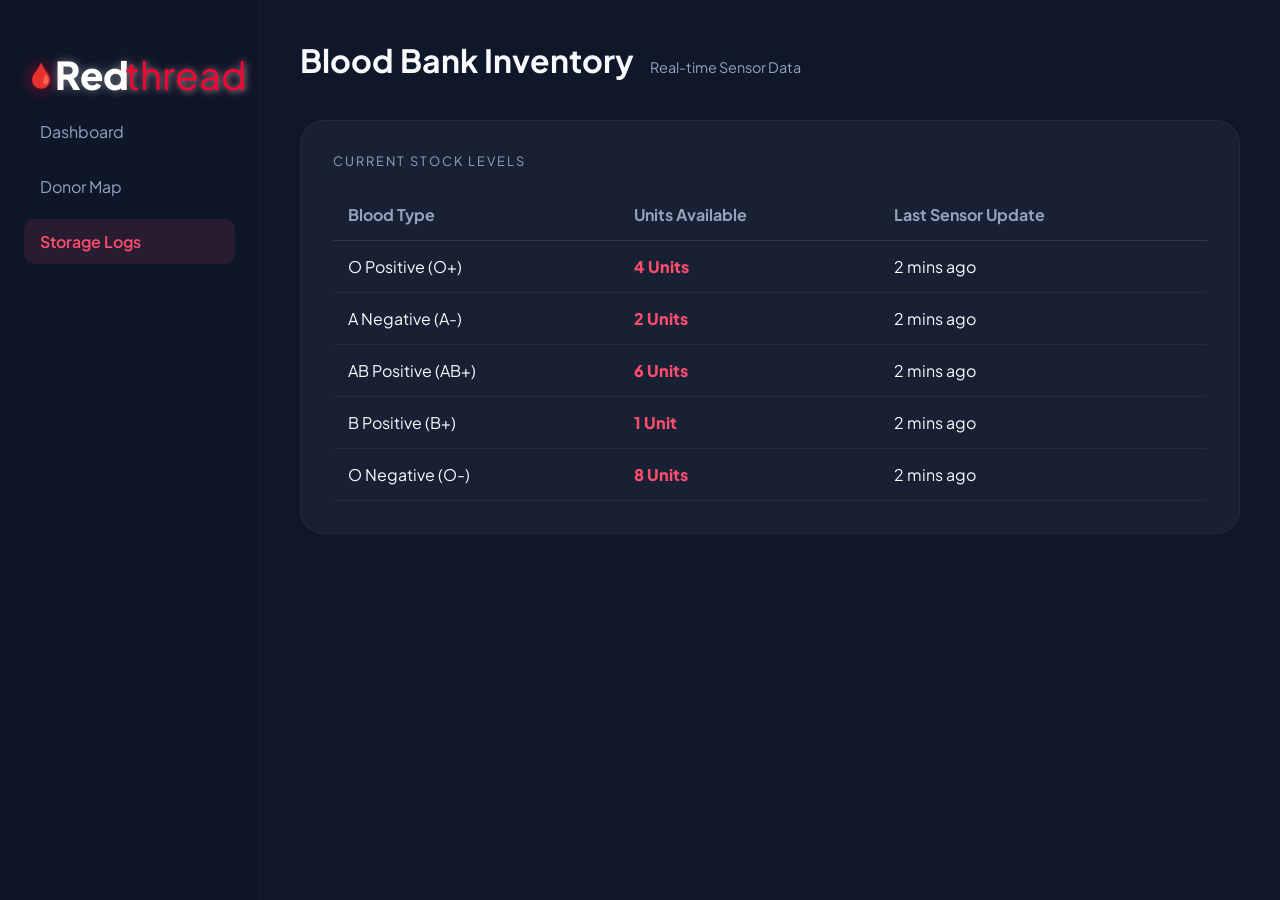
<file: web_app/storage_logs.html>
<!DOCTYPE html>
<html lang="en">
<head>
    <meta charset="UTF-8">
    <title>Storage Inventory | red-thread</title>
    <link rel="stylesheet" href="style.css">
</head>
<body>
    <div class="sidebar">
        <div class="logo-container">
    <span class="blood-drop">🩸</span>
    <div class="logo-thread-wrap">
        <span class="text-red">Red</span><span class="text-thread">thread</span>
    </div>
</div>
        <div class="nav-item" onclick="window.location.href='index.html'">Dashboard</div>
        <div class="nav-item" onclick="window.location.href='map_view.html'">Donor Map</div>
        <div class="nav-item active">Storage Logs</div>
    </div>

    <div class="main-content">
        <header>
            <h1>Blood Bank Inventory <span class="sub-header">Real-time Sensor Data</span></h1>
        </header>

        <div class="dashboard-grid" style="grid-template-columns: 1fr;">
            <div class="request-panel">
                <span class="section-label">Current Stock Levels</span>
                <table style="width:100%; border-collapse: collapse; margin-top:20px;">
                    <tr style="border-bottom: 1px solid rgba(255,255,255,0.1); color: var(--text-dim);">
                        <th style="padding: 15px; text-align: left;">Blood Type</th>
                        <th style="padding: 15px; text-align: left;">Units Available</th>
                        <th style="padding: 15px; text-align: left;">Last Sensor Update</th>
                    </tr>
                    <tr style="border-bottom: 1px solid rgba(255,255,255,0.05);">
                        <td style="padding: 15px;">O Positive (O+)</td>
                        <td style="padding: 15px; color: var(--primary); font-weight: 800;">4 Units</td>
                        <td style="padding: 15px;">2 mins ago</td>
                    </tr>
                    <tr style="border-bottom: 1px solid rgba(255,255,255,0.05);">
                        <td style="padding: 15px;">A Negative (A-)</td>
                        <td style="padding: 15px; color: var(--primary); font-weight: 800;">2 Units</td>
                        <td style="padding: 15px;">2 mins ago</td>
                    </tr>
                    <tr style="border-bottom: 1px solid rgba(255,255,255,0.05);">
                        <td style="padding: 15px;">AB Positive (AB+)</td>
                        <td style="padding: 15px; color: var(--primary); font-weight: 800;">6 Units</td>
                        <td style="padding: 15px;">2 mins ago</td>
                    </tr>
                    <tr style="border-bottom: 1px solid rgba(255,255,255,0.05);">
                        <td style="padding: 15px;">B Positive (B+)</td>
                        <td style="padding: 15px; color: var(--primary); font-weight: 800;">1 Unit</td>
                        <td style="padding: 15px;">2 mins ago</td>
                    </tr>
                    <tr style="border-bottom: 1px solid rgba(255,255,255,0.05);">
                        <td style="padding: 15px;">O Negative (O-)</td>
                        <td style="padding: 15px; color: var(--primary); font-weight: 800;">8 Units</td>
                        <td style="padding: 15px;">2 mins ago</td>
                    </tr>
                    </table>
            </div>
        </div>
    </div>
</body>
</html>
</file>
<file: web_app/style.css>
@import url('https://fonts.googleapis.com/css2?family=Plus+Jakarta+Sans:wght@300;400;600;800&display=swap');
@import url('https://fonts.googleapis.com/css2?family=Pacifico&display=swap');
@import url('https://fonts.googleapis.com/css2?family=League+Script&display=swap');

:root {
    --primary: #ff4d6d;
    --primary-glow: rgba(255, 77, 109, 0.4);
    --bg-dark: #0f172a;
    --card-bg: rgba(30, 41, 59, 0.6);
    --text-main: #f8fafc;
    --text-dim: #94a3b8;
}

* { margin: 0; padding: 0; box-sizing: border-box; font-family: 'Plus Jakarta Sans', sans-serif; }

/* Dashboard Default Body */
body {
    background: var(--bg-dark);
    color: var(--text-main);
    display: flex;
    height: 100vh;
    overflow: hidden;
}

/* Sidebar */
.sidebar {
    width: 260px;
    background: rgba(15, 23, 42, 0.9);
    border-right: 1px solid rgba(255, 255, 255, 0.05);
    padding: 40px 24px;
}

.logo { font-size: 1.6rem; font-weight: 800; color: var(--primary); margin-bottom: 40px; }

.nav-item {
    padding: 12px 16px;
    border-radius: 10px;
    color: var(--text-dim);
    margin-bottom: 10px;
    cursor: pointer;
    transition: 0.3s;
}

.nav-item.active { background: rgba(255, 77, 109, 0.1); color: var(--primary); font-weight: 600; }

/* Layout Architecture */
.main-content { flex: 1; padding: 40px; overflow-y: auto; }

header { display: flex; justify-content: space-between; align-items: center; margin-bottom: 40px; }
.sub-header { font-size: 0.9rem; font-weight: 400; color: var(--text-dim); margin-left: 10px; }

.dashboard-grid { display: grid; grid-template-columns: 1fr 1.5fr; gap: 40px; }

/* Left Column Styling */
.request-panel {
    background: var(--card-bg);
    padding: 32px;
    border-radius: 24px;
    border: 1px solid rgba(255, 255, 255, 0.05);
    backdrop-filter: blur(10px);
}

.subtitle { color: var(--text-dim); font-size: 0.85rem; margin: 15px 0 30px 0; }

.input-group-vertical { display: flex; flex-direction: column; gap: 20px; }

select {
    background: #1e293b;
    border: 1px solid rgba(255, 255, 255, 0.1);
    color: white;
    padding: 16px;
    border-radius: 12px;
    font-size: 1rem;
    outline: none;
}

.sos-btn-large {
    background: var(--primary);
    color: white;
    border: none;
    padding: 18px;
    border-radius: 12px;
    font-weight: 800;
    letter-spacing: 1px;
    cursor: pointer;
    box-shadow: 0 0 20px var(--primary-glow);
    transition: 0.3s cubic-bezier(0.175, 0.885, 0.32, 1.275);
}

.sos-btn-large:hover { transform: scale(1.03); box-shadow: 0 0 35px var(--primary); }

/* Right Column Styling */
.stats-grid { display: grid; grid-template-columns: repeat(3, 1fr); gap: 15px; margin-bottom: 30px; }

.stat-card {
    background: var(--card-bg);
    padding: 20px;
    border-radius: 16px;
    border: 1px solid rgba(255, 255, 255, 0.03);
}

.stat-card span { color: var(--text-dim); font-size: 0.75rem; text-transform: uppercase; }
.stat-card h2 { margin-top: 8px; font-size: 1.4rem; }
.temp-text { color: var(--primary); }

.section-label {
    font-size: 0.8rem;
    text-transform: uppercase;
    letter-spacing: 2px;
    color: var(--text-dim);
    margin-bottom: 20px;
    display: block;
}

/* Donor Cards */
.donor-card {
    background: rgba(255, 255, 255, 0.03);
    padding: 20px;
    border-radius: 16px;
    margin-bottom: 12px;
    display: flex;
    justify-content: space-between;
    align-items: center;
    border: 1px solid rgba(255, 255, 255, 0.05);
}

.donor-info { display: flex; flex-direction: column; gap: 4px; }
.donor-info span { font-size: 0.8rem; color: var(--text-dim); }

.status-tag { color: var(--primary); font-weight: 700; font-size: 0.75rem; }

/* ------------------------------------------------------------ */
/* ISOLATED REGISTRATION PAGE STYLING (ONLY FOR hospital_reg.html) */
/* ------------------------------------------------------------ */

/* Apply this class to the <body> of hospital_reg.html */
.registration-body {
    display: block !important; /* Overrides the flex used in dashboard */
    overflow-y: auto !important;
    background: var(--bg-dark);
    padding: 40px 0;
}

.registration-body .admin-container {
    max-width: 650px;
    margin: 0 auto;
    padding: 40px;
    background: rgba(30, 41, 59, 0.7);
    border-radius: 28px;
    border: 1px solid rgba(255, 255, 255, 0.1);
    backdrop-filter: blur(20px);
}

/* Specific Input Styling for Reg Page */
.registration-body input, 
.registration-body textarea {
    width: 100%;
    padding: 14px;
    background: rgba(15, 23, 42, 0.6) !important;
    border: 1px solid rgba(255, 255, 255, 0.2);
    border-radius: 10px;
    color: white !important;
    outline: none;
    margin-top: 5px;
}

.registration-body label {
    color: white !important;
    font-weight: 600;
    font-size: 0.9rem;
    display: block;
    margin-top: 15px;
}

.registration-body .helper-text {
    font-size: 0.75rem;
    color: var(--text-dim);
    font-style: italic;
    margin-top: 4px;
}

.registration-body .file-input-wrapper {
    border: 2px dashed rgba(255, 255, 255, 0.2);
    padding: 25px;
    text-align: center;
    border-radius: 12px;
    cursor: pointer;
    margin-top: 10px;
}

.registration-body .sos-btn-large {
    width: 100%;
    margin-top: 30px;
}
.logo-container {
    display: flex;
    align-items: center;
    gap: 8px;
    padding: 10px;
}

.blood-drop {
    font-size: 24px;
    margin-left: -8px;
    filter: drop-shadow(0 0 8px rgba(255, 0, 47, 0.6));
}

.logo-thread-wrap {
    font-family: 'League Script', cursive; /* The "thread" font */
    font-size: 2.4rem;
    display: flex;
    align-items: baseline;
    /* Pulling the words together so they touch */
    margin-left: -5px; 
}

/* Part 1: RED (White & Glowing) */
.text-red {
    color: #ffffff;
    font-weight: 800;
    margin-left: -4px;
    text-shadow: 0 0 10px rgba(255, 255, 255, 0.4);
}

/* Part 2: THREAD (Red & Connected) */
.text-thread {
    color: #ff002f;
    margin-left: -4px; /* Forces the 't' to connect to the 'd' of Red */
    position: relative;
    /* Subtle glow to make the "thread" look vibrant */
    text-shadow: 1px 1px 6px rgba(255, 255, 255, 0.5), 0 0 15px rgba(255, 77, 109, 0.3);
    transition: 0.3s;
}

/* Optional: Animation to make it look like a vibrating string */
.logo-thread-wrap:hover .text-thread {
    filter: brightness(1.2);
    transform: translateY(-1px);
}
</file>
